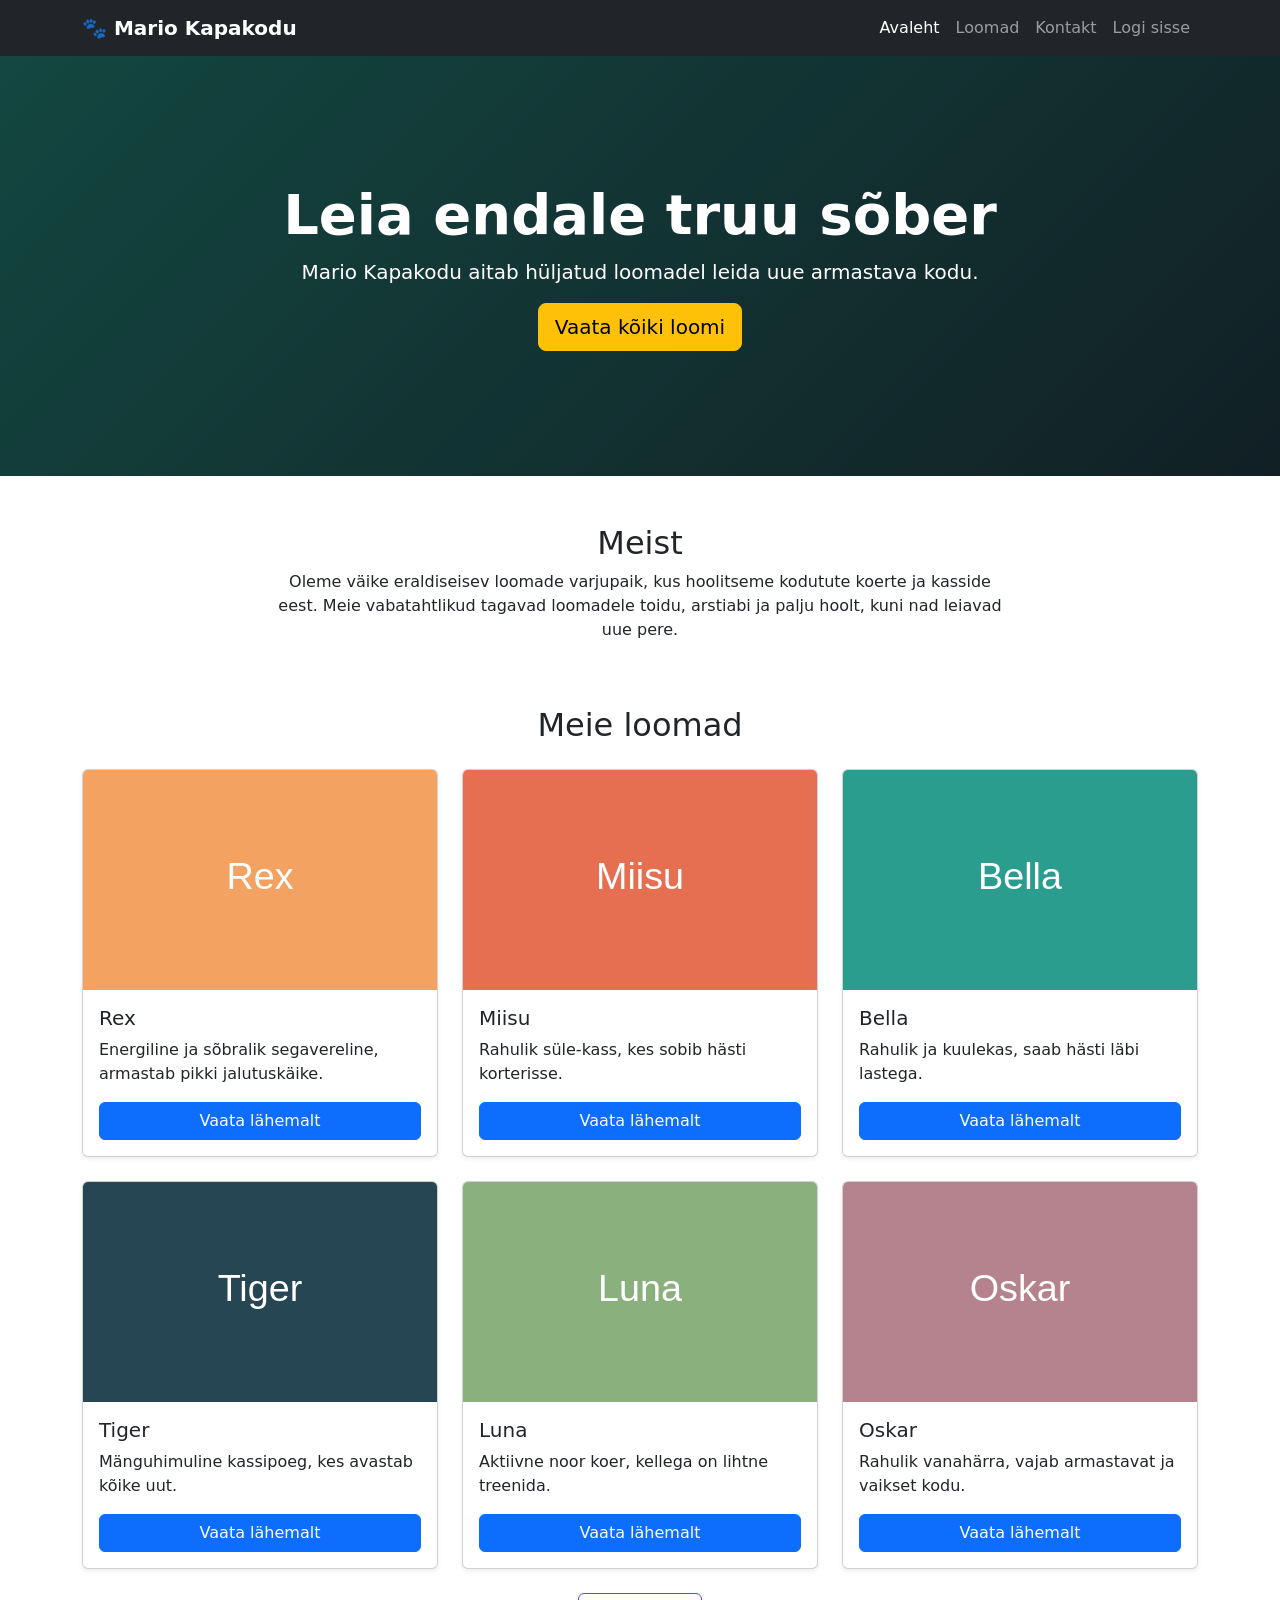
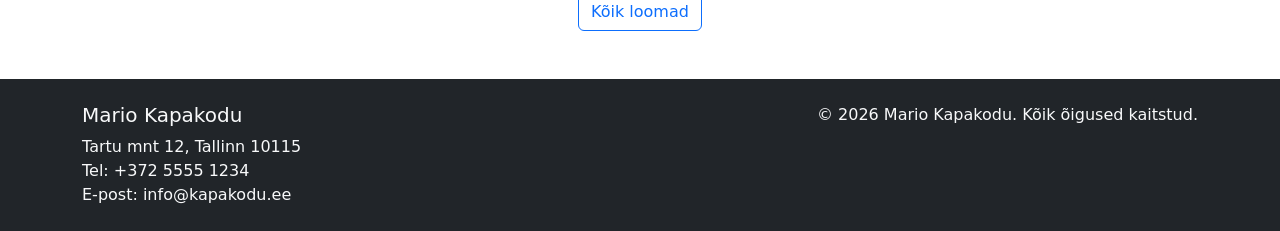
<file: index.html>
<!DOCTYPE html>
<html lang="et">
<head>
  <meta charset="utf-8">
  <meta name="viewport" content="width=device-width, initial-scale=1">
  <title>Avaleht | Mario Kapakodu</title>
  <link href="https://cdn.jsdelivr.net/npm/bootstrap@5.3.3/dist/css/bootstrap.min.css" rel="stylesheet">
  <link href="assets/css/style.css" rel="stylesheet">
</head>
<body class="d-flex flex-column min-vh-100">
  <header>
    <nav class="navbar navbar-expand-lg navbar-dark bg-dark">
      <div class="container">
        <a class="navbar-brand fw-bold" href="index.html">&#128062; Mario Kapakodu</a>
        <button class="navbar-toggler" type="button" data-bs-toggle="collapse" data-bs-target="#mainNav"
                aria-controls="mainNav" aria-expanded="false" aria-label="Ava menüü">
          <span class="navbar-toggler-icon"></span>
        </button>
        <div class="collapse navbar-collapse" id="mainNav">
          <ul class="navbar-nav ms-auto">
          <li class="nav-item"><a class="nav-link active" href="index.html" aria-current="page">Avaleht</a></li>
          <li class="nav-item"><a class="nav-link" href="all_animals.html">Loomad</a></li>
          <li class="nav-item"><a class="nav-link" href="contact.html">Kontakt</a></li>
          <li class="nav-item"><a class="nav-link" href="login.html">Logi sisse</a></li>
          </ul>
        </div>
      </div>
    </nav>
  </header>

  <main class="flex-grow-1">

    <section class="hero text-white text-center d-flex align-items-center">
      <div class="container py-5">
        <h1 class="display-4 fw-bold">Leia endale truu sõber</h1>
        <p class="lead">Mario Kapakodu aitab hüljatud loomadel leida uue armastava kodu.</p>
        <a href="all_animals.html" class="btn btn-warning btn-lg">Vaata kõiki loomi</a>
      </div>
    </section>

    <section class="container my-5">
      <div class="row align-items-center">
        <div class="col-lg-8 mx-auto text-center">
          <h2>Meist</h2>
          <p>Oleme väike eraldiseisev loomade varjupaik, kus hoolitseme kodutute koerte ja kasside eest.
             Meie vabatahtlikud tagavad loomadele toidu, arstiabi ja palju hoolt, kuni nad leiavad uue pere.</p>
        </div>
      </div>
    </section>

    <section class="container">
      <h2 class="text-center mb-4">Meie loomad</h2>
      <div class="row g-4">
      <div class="col-sm-6 col-lg-4">
        <div class="card h-100 shadow-sm">
          <img src="assets/img/animal1.svg" class="card-img-top animal-img" alt="Loom Rex">
          <div class="card-body d-flex flex-column">
            <h3 class="card-title h5">Rex</h3>
            <p class="card-text">Energiline ja sõbralik segavereline, armastab pikki jalutuskäike.</p>
            <a href="animal.html" class="btn btn-primary mt-auto">Vaata lähemalt</a>
          </div>
        </div>
      </div>
      <div class="col-sm-6 col-lg-4">
        <div class="card h-100 shadow-sm">
          <img src="assets/img/animal2.svg" class="card-img-top animal-img" alt="Loom Miisu">
          <div class="card-body d-flex flex-column">
            <h3 class="card-title h5">Miisu</h3>
            <p class="card-text">Rahulik süle-kass, kes sobib hästi korterisse.</p>
            <a href="animal.html" class="btn btn-primary mt-auto">Vaata lähemalt</a>
          </div>
        </div>
      </div>
      <div class="col-sm-6 col-lg-4">
        <div class="card h-100 shadow-sm">
          <img src="assets/img/animal3.svg" class="card-img-top animal-img" alt="Loom Bella">
          <div class="card-body d-flex flex-column">
            <h3 class="card-title h5">Bella</h3>
            <p class="card-text">Rahulik ja kuulekas, saab hästi läbi lastega.</p>
            <a href="animal.html" class="btn btn-primary mt-auto">Vaata lähemalt</a>
          </div>
        </div>
      </div>
      <div class="col-sm-6 col-lg-4">
        <div class="card h-100 shadow-sm">
          <img src="assets/img/animal4.svg" class="card-img-top animal-img" alt="Loom Tiger">
          <div class="card-body d-flex flex-column">
            <h3 class="card-title h5">Tiger</h3>
            <p class="card-text">Mänguhimuline kassipoeg, kes avastab kõike uut.</p>
            <a href="animal.html" class="btn btn-primary mt-auto">Vaata lähemalt</a>
          </div>
        </div>
      </div>
      <div class="col-sm-6 col-lg-4">
        <div class="card h-100 shadow-sm">
          <img src="assets/img/animal5.svg" class="card-img-top animal-img" alt="Loom Luna">
          <div class="card-body d-flex flex-column">
            <h3 class="card-title h5">Luna</h3>
            <p class="card-text">Aktiivne noor koer, kellega on lihtne treenida.</p>
            <a href="animal.html" class="btn btn-primary mt-auto">Vaata lähemalt</a>
          </div>
        </div>
      </div>
      <div class="col-sm-6 col-lg-4">
        <div class="card h-100 shadow-sm">
          <img src="assets/img/animal6.svg" class="card-img-top animal-img" alt="Loom Oskar">
          <div class="card-body d-flex flex-column">
            <h3 class="card-title h5">Oskar</h3>
            <p class="card-text">Rahulik vanahärra, vajab armastavat ja vaikset kodu.</p>
            <a href="animal.html" class="btn btn-primary mt-auto">Vaata lähemalt</a>
          </div>
        </div>
      </div>
      </div>
      <div class="text-center mt-4">
        <a href="all_animals.html" class="btn btn-outline-primary">Kõik loomad</a>
      </div>
    </section>
  </main>

  <footer class="bg-dark text-light mt-5 py-4">
    <div class="container">
      <div class="row gy-3">
        <div class="col-md-6">
          <h2 class="h5">Mario Kapakodu</h2>
          <p class="mb-0">Tartu mnt 12, Tallinn 10115<br>Tel: +372 5555 1234<br>E-post: info@kapakodu.ee</p>
        </div>
        <div class="col-md-6 text-md-end">
          <p class="mb-0">&copy; 2026 Mario Kapakodu. Kõik õigused kaitstud.</p>
        </div>
      </div>
    </div>
  </footer>
  <script src="https://cdn.jsdelivr.net/npm/bootstrap@5.3.3/dist/js/bootstrap.bundle.min.js"></script>
</body>
</html>
</file>
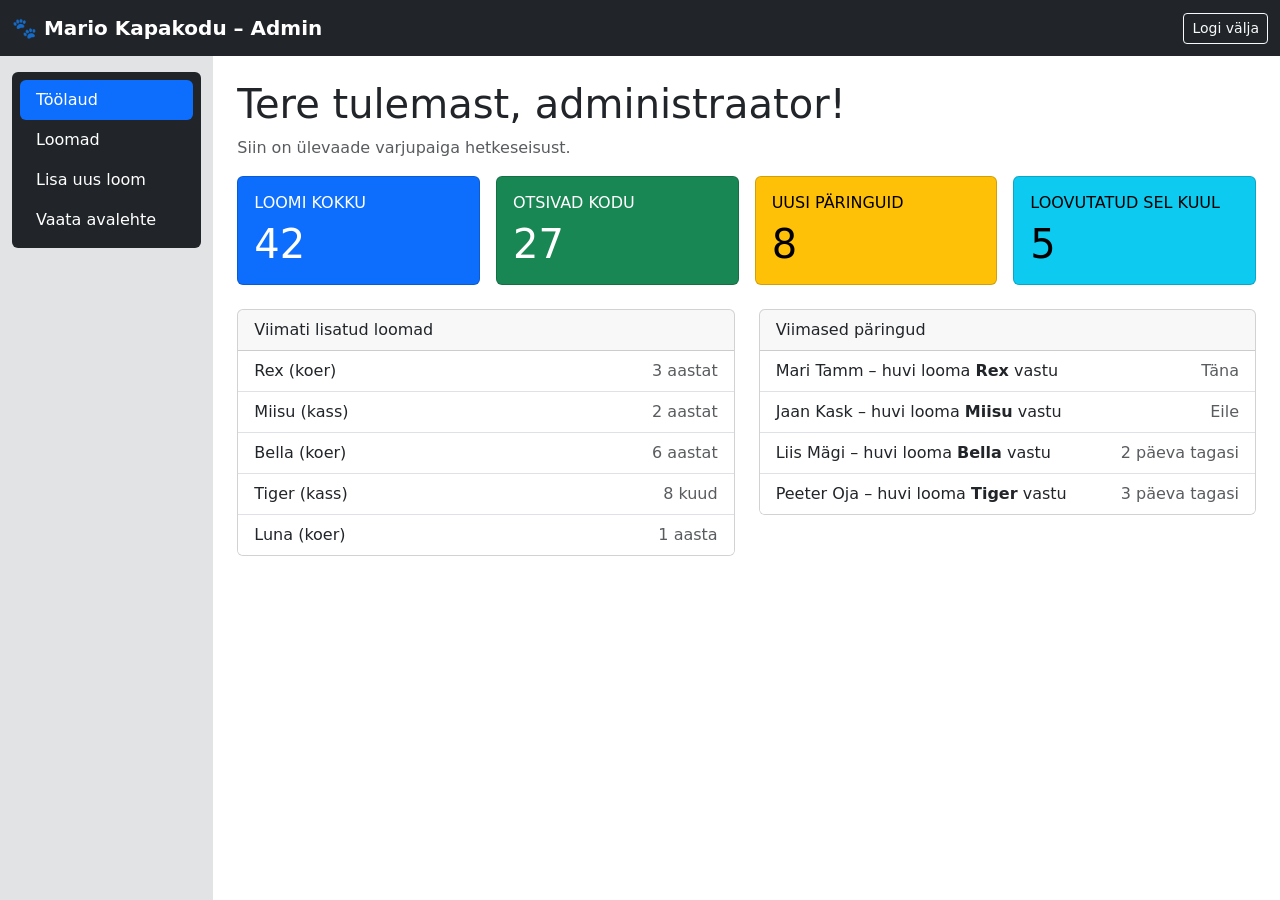
<file: admin/index.html>
<!DOCTYPE html>
<html lang="et">
<head>
  <meta charset="utf-8">
  <meta name="viewport" content="width=device-width, initial-scale=1">
  <title>Töölaud | Admin | Mario Kapakodu</title>
  <link href="https://cdn.jsdelivr.net/npm/bootstrap@5.3.3/dist/css/bootstrap.min.css" rel="stylesheet">
  <link href="../assets/css/style.css" rel="stylesheet">
</head>
<body>
  <header class="navbar navbar-dark bg-dark sticky-top">
    <div class="container-fluid">
      <a class="navbar-brand fw-bold" href="index.html">&#128062; Mario Kapakodu &ndash; Admin</a>
      <a class="btn btn-outline-light btn-sm" href="../login.html">Logi välja</a>
    </div>
  </header>
  <div class="container-fluid">
    <div class="row">
      <aside class="col-md-3 col-lg-2 bg-secondary-subtle py-3 admin-sidebar">
        <ul class="nav nav-pills flex-column bg-dark rounded p-2">
          <li class="nav-item"><a class="nav-link active" href="index.html">Töölaud</a></li>
          <li class="nav-item"><a class="nav-link text-white" href="animals.html">Loomad</a></li>
          <li class="nav-item"><a class="nav-link text-white" href="animal_add.html">Lisa uus loom</a></li>
          <li class="nav-item"><a class="nav-link text-white" href="../index.html">Vaata avalehte</a></li>
        </ul>
      </aside>
      <main class="col-md-9 col-lg-10 py-4 px-md-4">

        <h1>Tere tulemast, administraator!</h1>
        <p class="text-muted">Siin on ülevaade varjupaiga hetkeseisust.</p>
        <div class="row g-3 mb-4">
        <div class="col-sm-6 col-xl-3">
          <div class="card text-bg-primary h-100">
            <div class="card-body">
              <h2 class="h6 text-uppercase">Loomi kokku</h2>
              <p class="display-6 mb-0">42</p>
            </div>
          </div>
        </div>
        <div class="col-sm-6 col-xl-3">
          <div class="card text-bg-success h-100">
            <div class="card-body">
              <h2 class="h6 text-uppercase">Otsivad kodu</h2>
              <p class="display-6 mb-0">27</p>
            </div>
          </div>
        </div>
        <div class="col-sm-6 col-xl-3">
          <div class="card text-bg-warning h-100">
            <div class="card-body">
              <h2 class="h6 text-uppercase">Uusi päringuid</h2>
              <p class="display-6 mb-0">8</p>
            </div>
          </div>
        </div>
        <div class="col-sm-6 col-xl-3">
          <div class="card text-bg-info h-100">
            <div class="card-body">
              <h2 class="h6 text-uppercase">Loovutatud sel kuul</h2>
              <p class="display-6 mb-0">5</p>
            </div>
          </div>
        </div>
        </div>
        <div class="row g-4">
          <div class="col-lg-6">
            <div class="card">
              <div class="card-header">Viimati lisatud loomad</div>
              <ul class="list-group list-group-flush">
            <li class="list-group-item d-flex justify-content-between"><span>Rex (koer)</span><span class="text-muted">3 aastat</span></li>
            <li class="list-group-item d-flex justify-content-between"><span>Miisu (kass)</span><span class="text-muted">2 aastat</span></li>
            <li class="list-group-item d-flex justify-content-between"><span>Bella (koer)</span><span class="text-muted">6 aastat</span></li>
            <li class="list-group-item d-flex justify-content-between"><span>Tiger (kass)</span><span class="text-muted">8 kuud</span></li>
            <li class="list-group-item d-flex justify-content-between"><span>Luna (koer)</span><span class="text-muted">1 aasta</span></li>
              </ul>
            </div>
          </div>
          <div class="col-lg-6">
            <div class="card">
              <div class="card-header">Viimased päringud</div>
              <ul class="list-group list-group-flush">
            <li class="list-group-item d-flex justify-content-between"><span>Mari Tamm &ndash; huvi looma <strong>Rex</strong> vastu</span><span class="text-muted">Täna</span></li>
            <li class="list-group-item d-flex justify-content-between"><span>Jaan Kask &ndash; huvi looma <strong>Miisu</strong> vastu</span><span class="text-muted">Eile</span></li>
            <li class="list-group-item d-flex justify-content-between"><span>Liis Mägi &ndash; huvi looma <strong>Bella</strong> vastu</span><span class="text-muted">2 päeva tagasi</span></li>
            <li class="list-group-item d-flex justify-content-between"><span>Peeter Oja &ndash; huvi looma <strong>Tiger</strong> vastu</span><span class="text-muted">3 päeva tagasi</span></li>
              </ul>
            </div>
          </div>
        </div>
      </main>
    </div>
  </div>
  <script src="https://cdn.jsdelivr.net/npm/bootstrap@5.3.3/dist/js/bootstrap.bundle.min.js"></script>
</body>
</html>
</file>
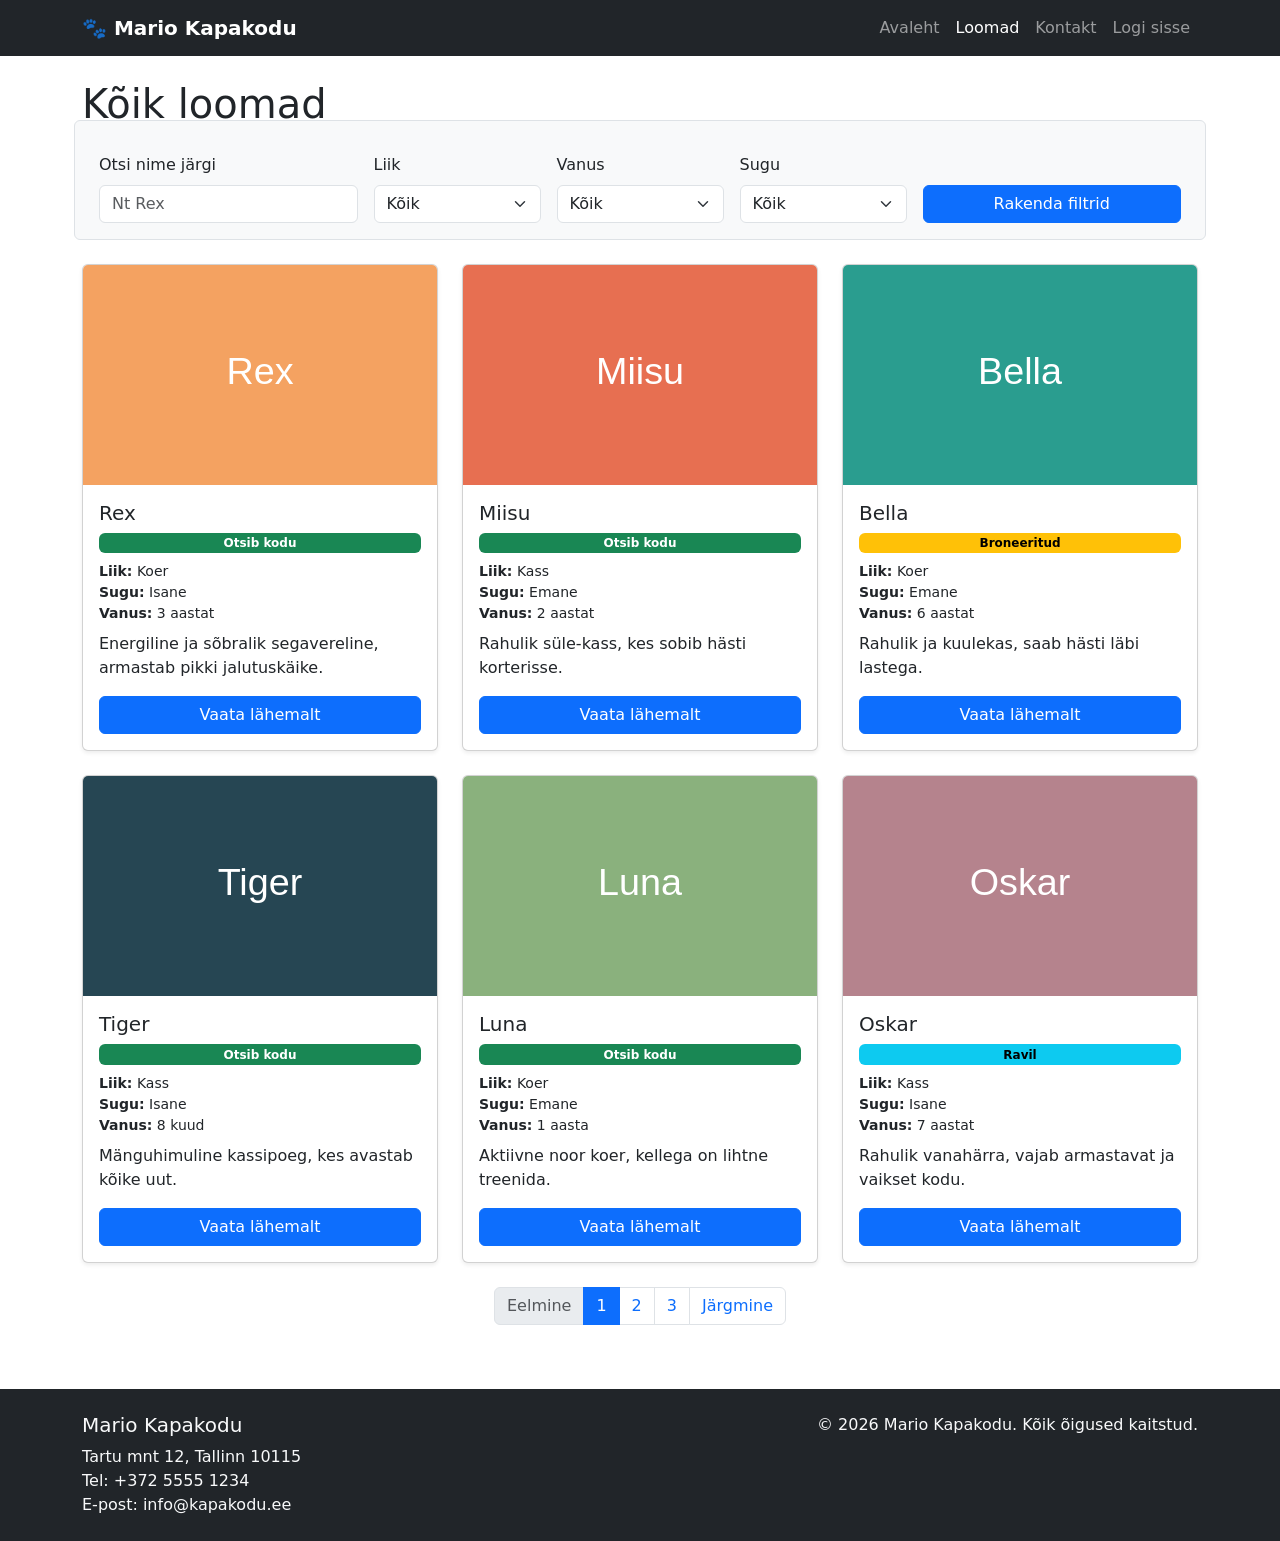
<file: all_animals.html>
<!DOCTYPE html>
<html lang="et">
<head>
  <meta charset="utf-8">
  <meta name="viewport" content="width=device-width, initial-scale=1">
  <title>Kõik loomad | Mario Kapakodu</title>
  <link href="https://cdn.jsdelivr.net/npm/bootstrap@5.3.3/dist/css/bootstrap.min.css" rel="stylesheet">
  <link href="assets/css/style.css" rel="stylesheet">
</head>
<body class="d-flex flex-column min-vh-100">
  <header>
    <nav class="navbar navbar-expand-lg navbar-dark bg-dark">
      <div class="container">
        <a class="navbar-brand fw-bold" href="index.html">&#128062; Mario Kapakodu</a>
        <button class="navbar-toggler" type="button" data-bs-toggle="collapse" data-bs-target="#mainNav"
                aria-controls="mainNav" aria-expanded="false" aria-label="Ava menüü">
          <span class="navbar-toggler-icon"></span>
        </button>
        <div class="collapse navbar-collapse" id="mainNav">
          <ul class="navbar-nav ms-auto">
          <li class="nav-item"><a class="nav-link" href="index.html">Avaleht</a></li>
          <li class="nav-item"><a class="nav-link active" href="all_animals.html" aria-current="page">Loomad</a></li>
          <li class="nav-item"><a class="nav-link" href="contact.html">Kontakt</a></li>
          <li class="nav-item"><a class="nav-link" href="login.html">Logi sisse</a></li>
          </ul>
        </div>
      </div>
    </nav>
  </header>

  <main class="flex-grow-1">

    <div class="container mt-4">
      <h1>Kõik loomad</h1>

      <form class="row g-3 bg-light border rounded p-3 mb-4" action="#" method="get">
        <div class="col-md-12 col-lg-3">
          <label for="search" class="form-label">Otsi nime järgi</label>
          <input type="search" class="form-control" id="search" name="search" placeholder="Nt Rex">
        </div>
        <div class="col-sm-4 col-lg-2">
          <label for="species" class="form-label">Liik</label>
          <select class="form-select" id="species" name="species">
            <option value="">Kõik</option>
            <option value="koer">Koer</option>
            <option value="kass">Kass</option>
          </select>
        </div>
        <div class="col-sm-4 col-lg-2">
          <label for="age" class="form-label">Vanus</label>
          <select class="form-select" id="age" name="age">
            <option value="">Kõik</option>
            <option value="young">Kuni 1 aasta</option>
            <option value="adult">1&ndash;5 aastat</option>
            <option value="senior">Üle 5 aasta</option>
          </select>
        </div>
        <div class="col-sm-4 col-lg-2">
          <label for="sex" class="form-label">Sugu</label>
          <select class="form-select" id="sex" name="sex">
            <option value="">Kõik</option>
            <option value="male">Isane</option>
            <option value="female">Emane</option>
          </select>
        </div>
        <div class="col-lg-3 d-flex align-items-end">
          <button type="submit" class="btn btn-primary w-100">Rakenda filtrid</button>
        </div>
      </form>

      <div class="row g-4 mb-4">
      <div class="col-sm-6 col-lg-4">
        <div class="card h-100 shadow-sm">
          <img src="assets/img/animal1.svg" class="card-img-top animal-img" alt="Loom Rex">
          <div class="card-body d-flex flex-column">
            <h2 class="card-title h5">Rex</h2><span class="badge text-bg-success mb-2">Otsib kodu</span>
          <ul class="list-unstyled small mb-2">
            <li><strong>Liik:</strong> Koer</li>
            <li><strong>Sugu:</strong> Isane</li>
            <li><strong>Vanus:</strong> 3 aastat</li>
          </ul>
            <p class="card-text">Energiline ja sõbralik segavereline, armastab pikki jalutuskäike.</p>
            <a href="animal.html" class="btn btn-primary mt-auto">Vaata lähemalt</a>
          </div>
        </div>
      </div>
      <div class="col-sm-6 col-lg-4">
        <div class="card h-100 shadow-sm">
          <img src="assets/img/animal2.svg" class="card-img-top animal-img" alt="Loom Miisu">
          <div class="card-body d-flex flex-column">
            <h3 class="card-title h5">Miisu</h3><span class="badge text-bg-success mb-2">Otsib kodu</span>
          <ul class="list-unstyled small mb-2">
            <li><strong>Liik:</strong> Kass</li>
            <li><strong>Sugu:</strong> Emane</li>
            <li><strong>Vanus:</strong> 2 aastat</li>
          </ul>
            <p class="card-text">Rahulik süle-kass, kes sobib hästi korterisse.</p>
            <a href="animal.html" class="btn btn-primary mt-auto">Vaata lähemalt</a>
          </div>
        </div>
      </div>
      <div class="col-sm-6 col-lg-4">
        <div class="card h-100 shadow-sm">
          <img src="assets/img/animal3.svg" class="card-img-top animal-img" alt="Loom Bella">
          <div class="card-body d-flex flex-column">
            <h3 class="card-title h5">Bella</h3><span class="badge text-bg-warning mb-2">Broneeritud</span>
          <ul class="list-unstyled small mb-2">
            <li><strong>Liik:</strong> Koer</li>
            <li><strong>Sugu:</strong> Emane</li>
            <li><strong>Vanus:</strong> 6 aastat</li>
          </ul>
            <p class="card-text">Rahulik ja kuulekas, saab hästi läbi lastega.</p>
            <a href="animal.html" class="btn btn-primary mt-auto">Vaata lähemalt</a>
          </div>
        </div>
      </div>
      <div class="col-sm-6 col-lg-4">
        <div class="card h-100 shadow-sm">
          <img src="assets/img/animal4.svg" class="card-img-top animal-img" alt="Loom Tiger">
          <div class="card-body d-flex flex-column">
            <h3 class="card-title h5">Tiger</h3><span class="badge text-bg-success mb-2">Otsib kodu</span>
          <ul class="list-unstyled small mb-2">
            <li><strong>Liik:</strong> Kass</li>
            <li><strong>Sugu:</strong> Isane</li>
            <li><strong>Vanus:</strong> 8 kuud</li>
          </ul>
            <p class="card-text">Mänguhimuline kassipoeg, kes avastab kõike uut.</p>
            <a href="animal.html" class="btn btn-primary mt-auto">Vaata lähemalt</a>
          </div>
        </div>
      </div>
      <div class="col-sm-6 col-lg-4">
        <div class="card h-100 shadow-sm">
          <img src="assets/img/animal5.svg" class="card-img-top animal-img" alt="Loom Luna">
          <div class="card-body d-flex flex-column">
            <h3 class="card-title h5">Luna</h3><span class="badge text-bg-success mb-2">Otsib kodu</span>
          <ul class="list-unstyled small mb-2">
            <li><strong>Liik:</strong> Koer</li>
            <li><strong>Sugu:</strong> Emane</li>
            <li><strong>Vanus:</strong> 1 aasta</li>
          </ul>
            <p class="card-text">Aktiivne noor koer, kellega on lihtne treenida.</p>
            <a href="animal.html" class="btn btn-primary mt-auto">Vaata lähemalt</a>
          </div>
        </div>
      </div>
      <div class="col-sm-6 col-lg-4">
        <div class="card h-100 shadow-sm">
          <img src="assets/img/animal6.svg" class="card-img-top animal-img" alt="Loom Oskar">
          <div class="card-body d-flex flex-column">
            <h3 class="card-title h5">Oskar</h3><span class="badge text-bg-info mb-2">Ravil</span>
          <ul class="list-unstyled small mb-2">
            <li><strong>Liik:</strong> Kass</li>
            <li><strong>Sugu:</strong> Isane</li>
            <li><strong>Vanus:</strong> 7 aastat</li>
          </ul>
            <p class="card-text">Rahulik vanahärra, vajab armastavat ja vaikset kodu.</p>
            <a href="animal.html" class="btn btn-primary mt-auto">Vaata lähemalt</a>
          </div>
        </div>
      </div>
      </div>

    <nav aria-label="Loomade lehekülgede vahetus">
      <ul class="pagination justify-content-center">
        <li class="page-item disabled"><span class="page-link">Eelmine</span></li>
        <li class="page-item active" aria-current="page"><a class="page-link" href="#">1</a></li>
        <li class="page-item"><a class="page-link" href="#">2</a></li>
        <li class="page-item"><a class="page-link" href="#">3</a></li>
        <li class="page-item"><a class="page-link" href="#">Järgmine</a></li>
      </ul>
    </nav>
    </div>
  </main>

  <footer class="bg-dark text-light mt-5 py-4">
    <div class="container">
      <div class="row gy-3">
        <div class="col-md-6">
          <h2 class="h5">Mario Kapakodu</h2>
          <p class="mb-0">Tartu mnt 12, Tallinn 10115<br>Tel: +372 5555 1234<br>E-post: info@kapakodu.ee</p>
        </div>
        <div class="col-md-6 text-md-end">
          <p class="mb-0">&copy; 2026 Mario Kapakodu. Kõik õigused kaitstud.</p>
        </div>
      </div>
    </div>
  </footer>
  <script src="https://cdn.jsdelivr.net/npm/bootstrap@5.3.3/dist/js/bootstrap.bundle.min.js"></script>
</body>
</html>
</file>
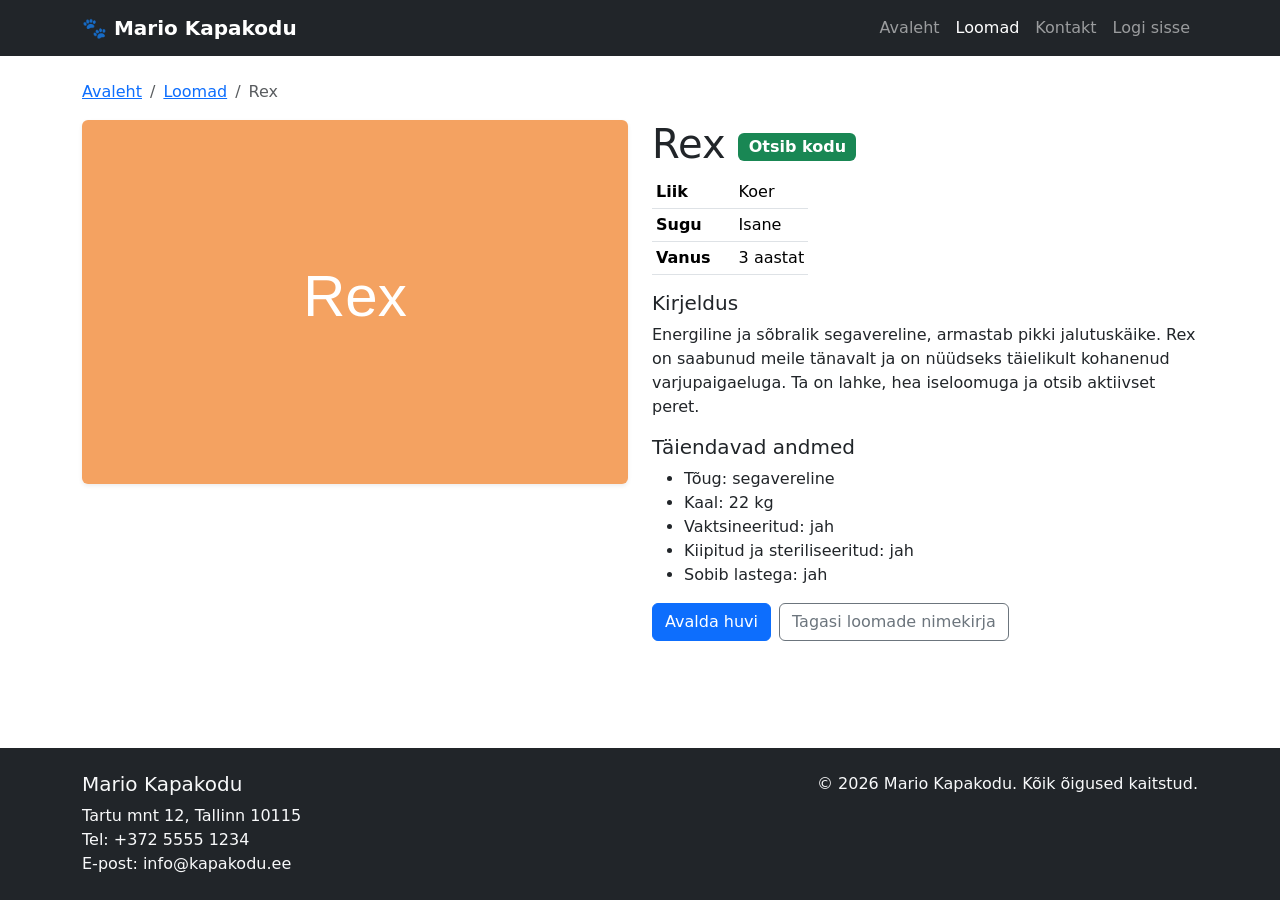
<file: animal.html>
<!DOCTYPE html>
<html lang="et">
<head>
  <meta charset="utf-8">
  <meta name="viewport" content="width=device-width, initial-scale=1">
  <title>Rex | Mario Kapakodu</title>
  <link href="https://cdn.jsdelivr.net/npm/bootstrap@5.3.3/dist/css/bootstrap.min.css" rel="stylesheet">
  <link href="assets/css/style.css" rel="stylesheet">
</head>
<body class="d-flex flex-column min-vh-100">
  <header>
    <nav class="navbar navbar-expand-lg navbar-dark bg-dark">
      <div class="container">
        <a class="navbar-brand fw-bold" href="index.html">&#128062; Mario Kapakodu</a>
        <button class="navbar-toggler" type="button" data-bs-toggle="collapse" data-bs-target="#mainNav"
                aria-controls="mainNav" aria-expanded="false" aria-label="Ava menüü">
          <span class="navbar-toggler-icon"></span>
        </button>
        <div class="collapse navbar-collapse" id="mainNav">
          <ul class="navbar-nav ms-auto">
          <li class="nav-item"><a class="nav-link" href="index.html">Avaleht</a></li>
          <li class="nav-item"><a class="nav-link active" href="all_animals.html" aria-current="page">Loomad</a></li>
          <li class="nav-item"><a class="nav-link" href="contact.html">Kontakt</a></li>
          <li class="nav-item"><a class="nav-link" href="login.html">Logi sisse</a></li>
          </ul>
        </div>
      </div>
    </nav>
  </header>

  <main class="flex-grow-1">

    <div class="container mt-4">
      <nav aria-label="breadcrumb">
        <ol class="breadcrumb">
          <li class="breadcrumb-item"><a href="index.html">Avaleht</a></li>
          <li class="breadcrumb-item"><a href="all_animals.html">Loomad</a></li>
          <li class="breadcrumb-item active" aria-current="page">Rex</li>
        </ol>
      </nav>

      <div class="row g-4">
        <div class="col-md-6">
          <img src="assets/img/animal1.svg" class="img-fluid rounded shadow-sm" alt="Loom Rex">
        </div>
        <div class="col-md-6">
          <h1>Rex <span class="badge text-bg-success fs-6 align-middle">Otsib kodu</span></h1>
          <table class="table table-sm w-auto">
            <tbody>
              <tr><th scope="row" class="pe-4">Liik</th><td>Koer</td></tr>
              <tr><th scope="row" class="pe-4">Sugu</th><td>Isane</td></tr>
              <tr><th scope="row" class="pe-4">Vanus</th><td>3 aastat</td></tr>
            </tbody>
          </table>
          <h2 class="h5">Kirjeldus</h2>
          <p>Energiline ja sõbralik segavereline, armastab pikki jalutuskäike. Rex on saabunud meile tänavalt ja on nüüdseks täielikult kohanenud
             varjupaigaeluga. Ta on lahke, hea iseloomuga ja otsib aktiivset peret.</p>

          <h2 class="h5">Täiendavad andmed</h2>
          <ul>
            <li>Tõug: segavereline</li>
            <li>Kaal: 22 kg</li>
            <li>Vaktsineeritud: jah</li>
            <li>Kiipitud ja steriliseeritud: jah</li>
            <li>Sobib lastega: jah</li>
          </ul>

          <div class="d-flex flex-wrap gap-2">
            <a href="contact.html" class="btn btn-primary">Avalda huvi</a>
            <a href="all_animals.html" class="btn btn-outline-secondary">Tagasi loomade nimekirja</a>
          </div>
        </div>
      </div>
    </div>
  </main>

  <footer class="bg-dark text-light mt-5 py-4">
    <div class="container">
      <div class="row gy-3">
        <div class="col-md-6">
          <h2 class="h5">Mario Kapakodu</h2>
          <p class="mb-0">Tartu mnt 12, Tallinn 10115<br>Tel: +372 5555 1234<br>E-post: info@kapakodu.ee</p>
        </div>
        <div class="col-md-6 text-md-end">
          <p class="mb-0">&copy; 2026 Mario Kapakodu. Kõik õigused kaitstud.</p>
        </div>
      </div>
    </div>
  </footer>
  <script src="https://cdn.jsdelivr.net/npm/bootstrap@5.3.3/dist/js/bootstrap.bundle.min.js"></script>
</body>
</html>
</file>
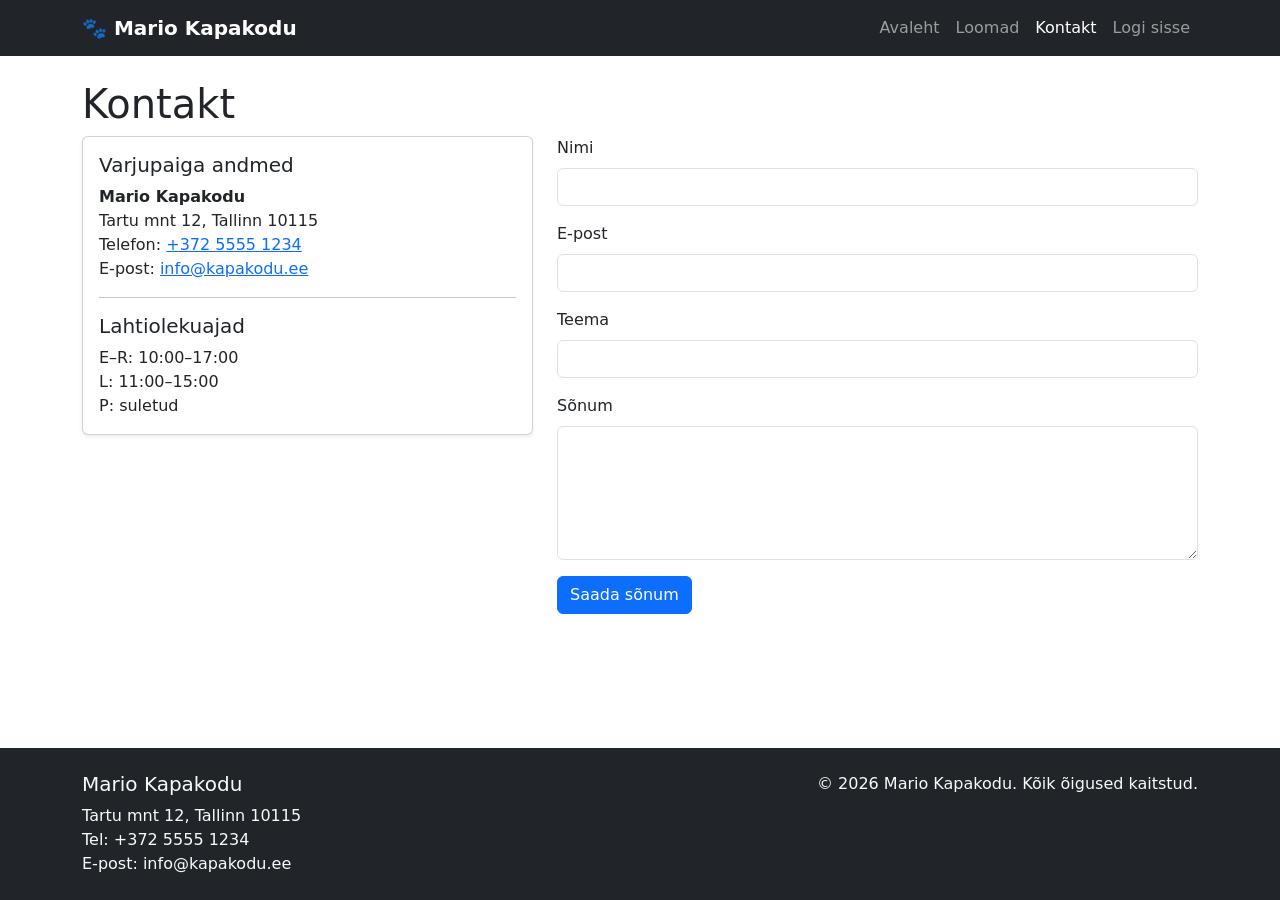
<file: contact.html>
<!DOCTYPE html>
<html lang="et">
<head>
  <meta charset="utf-8">
  <meta name="viewport" content="width=device-width, initial-scale=1">
  <title>Kontakt | Mario Kapakodu</title>
  <link href="https://cdn.jsdelivr.net/npm/bootstrap@5.3.3/dist/css/bootstrap.min.css" rel="stylesheet">
  <link href="assets/css/style.css" rel="stylesheet">
</head>
<body class="d-flex flex-column min-vh-100">
  <header>
    <nav class="navbar navbar-expand-lg navbar-dark bg-dark">
      <div class="container">
        <a class="navbar-brand fw-bold" href="index.html">&#128062; Mario Kapakodu</a>
        <button class="navbar-toggler" type="button" data-bs-toggle="collapse" data-bs-target="#mainNav"
                aria-controls="mainNav" aria-expanded="false" aria-label="Ava menüü">
          <span class="navbar-toggler-icon"></span>
        </button>
        <div class="collapse navbar-collapse" id="mainNav">
          <ul class="navbar-nav ms-auto">
          <li class="nav-item"><a class="nav-link" href="index.html">Avaleht</a></li>
          <li class="nav-item"><a class="nav-link" href="all_animals.html">Loomad</a></li>
          <li class="nav-item"><a class="nav-link active" href="contact.html" aria-current="page">Kontakt</a></li>
          <li class="nav-item"><a class="nav-link" href="login.html">Logi sisse</a></li>
          </ul>
        </div>
      </div>
    </nav>
  </header>

  <main class="flex-grow-1">

    <div class="container mt-4">
      <h1>Kontakt</h1>
      <div class="row g-4">
        <div class="col-md-5">
          <div class="card shadow-sm">
            <div class="card-body">
              <h2 class="h5">Varjupaiga andmed</h2>
              <address class="mb-0">
                <strong>Mario Kapakodu</strong><br>
                Tartu mnt 12, Tallinn 10115<br>
                Telefon: <a href="tel:+37255551234">+372 5555 1234</a><br>
                E-post: <a href="mailto:info@kapakodu.ee">info@kapakodu.ee</a>
              </address>
              <hr>
              <h2 class="h5">Lahtiolekuajad</h2>
              <p class="mb-0">E&ndash;R: 10:00&ndash;17:00<br>L: 11:00&ndash;15:00<br>P: suletud</p>
            </div>
          </div>
        </div>
        <div class="col-md-7">
          <form action="#" method="post">
            <div class="mb-3">
              <label for="name" class="form-label">Nimi</label>
              <input type="text" class="form-control" id="name" name="name" required>
            </div>
            <div class="mb-3">
              <label for="email" class="form-label">E-post</label>
              <input type="email" class="form-control" id="email" name="email" required>
            </div>
            <div class="mb-3">
              <label for="subject" class="form-label">Teema</label>
              <input type="text" class="form-control" id="subject" name="subject" required>
            </div>
            <div class="mb-3">
              <label for="message" class="form-label">Sõnum</label>
              <textarea class="form-control" id="message" name="message" rows="5" required></textarea>
            </div>
            <button type="submit" class="btn btn-primary">Saada sõnum</button>
          </form>
        </div>
      </div>
    </div>
  </main>

  <footer class="bg-dark text-light mt-5 py-4">
    <div class="container">
      <div class="row gy-3">
        <div class="col-md-6">
          <h2 class="h5">Mario Kapakodu</h2>
          <p class="mb-0">Tartu mnt 12, Tallinn 10115<br>Tel: +372 5555 1234<br>E-post: info@kapakodu.ee</p>
        </div>
        <div class="col-md-6 text-md-end">
          <p class="mb-0">&copy; 2026 Mario Kapakodu. Kõik õigused kaitstud.</p>
        </div>
      </div>
    </div>
  </footer>
  <script src="https://cdn.jsdelivr.net/npm/bootstrap@5.3.3/dist/js/bootstrap.bundle.min.js"></script>
</body>
</html>
</file>
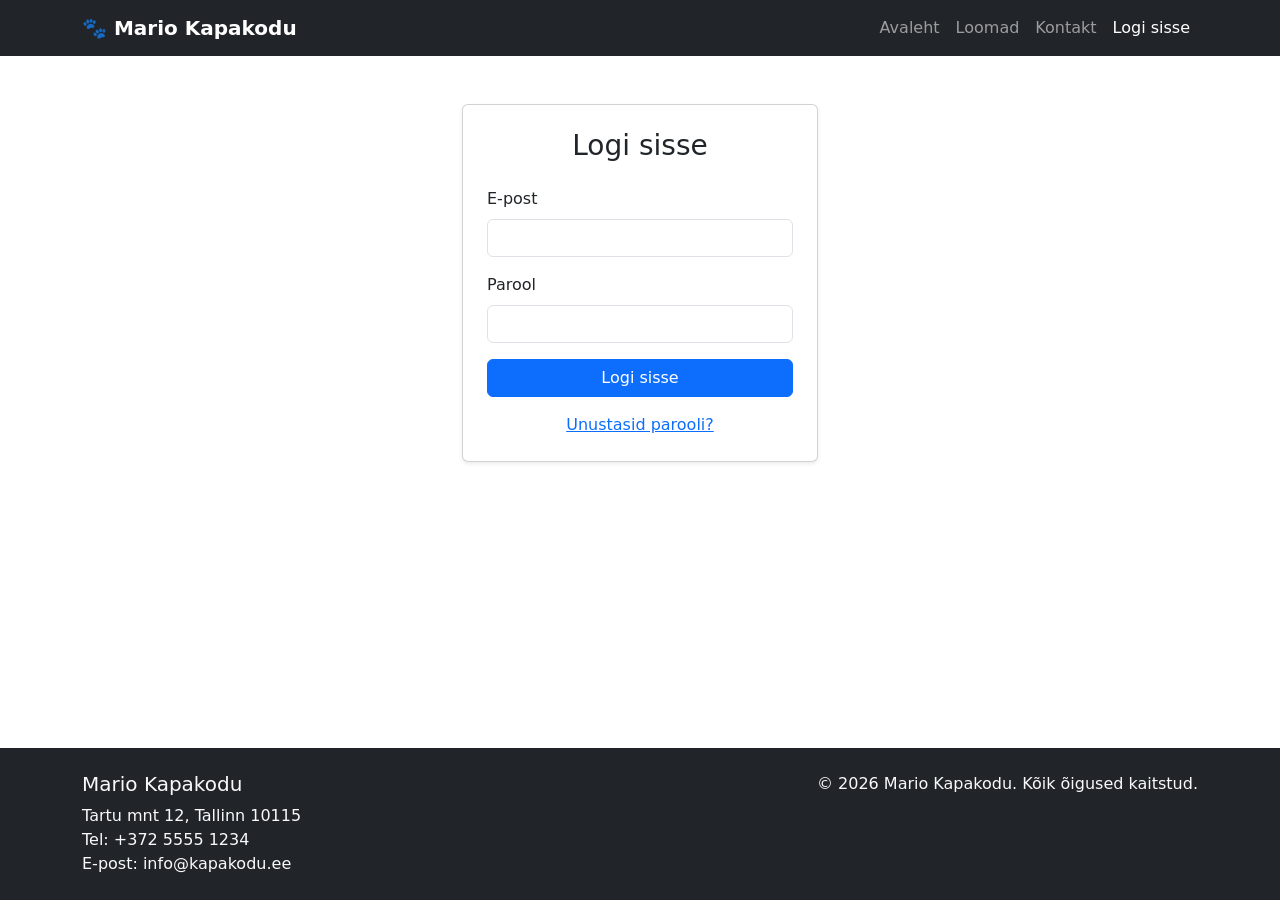
<file: login.html>
<!DOCTYPE html>
<html lang="et">
<head>
  <meta charset="utf-8">
  <meta name="viewport" content="width=device-width, initial-scale=1">
  <title>Sisselogimine | Mario Kapakodu</title>
  <link href="https://cdn.jsdelivr.net/npm/bootstrap@5.3.3/dist/css/bootstrap.min.css" rel="stylesheet">
  <link href="assets/css/style.css" rel="stylesheet">
</head>
<body class="d-flex flex-column min-vh-100">
  <header>
    <nav class="navbar navbar-expand-lg navbar-dark bg-dark">
      <div class="container">
        <a class="navbar-brand fw-bold" href="index.html">&#128062; Mario Kapakodu</a>
        <button class="navbar-toggler" type="button" data-bs-toggle="collapse" data-bs-target="#mainNav"
                aria-controls="mainNav" aria-expanded="false" aria-label="Ava menüü">
          <span class="navbar-toggler-icon"></span>
        </button>
        <div class="collapse navbar-collapse" id="mainNav">
          <ul class="navbar-nav ms-auto">
          <li class="nav-item"><a class="nav-link" href="index.html">Avaleht</a></li>
          <li class="nav-item"><a class="nav-link" href="all_animals.html">Loomad</a></li>
          <li class="nav-item"><a class="nav-link" href="contact.html">Kontakt</a></li>
          <li class="nav-item"><a class="nav-link active" href="login.html" aria-current="page">Logi sisse</a></li>
          </ul>
        </div>
      </div>
    </nav>
  </header>

  <main class="flex-grow-1">

    <div class="container mt-5">
      <div class="row justify-content-center">
        <div class="col-md-6 col-lg-4">
          <div class="card shadow-sm">
            <div class="card-body p-4">
              <h1 class="h3 text-center mb-4">Logi sisse</h1>
              <form action="admin/index.html" method="post">
                <div class="mb-3">
                  <label for="email" class="form-label">E-post</label>
                  <input type="email" class="form-control" id="email" name="email" required>
                </div>
                <div class="mb-3">
                  <label for="password" class="form-label">Parool</label>
                  <input type="password" class="form-control" id="password" name="password" required>
                </div>
                <button type="submit" class="btn btn-primary w-100">Logi sisse</button>
              </form>
              <p class="text-center mt-3 mb-0"><a href="#">Unustasid parooli?</a></p>
            </div>
          </div>
        </div>
      </div>
    </div>
  </main>

  <footer class="bg-dark text-light mt-5 py-4">
    <div class="container">
      <div class="row gy-3">
        <div class="col-md-6">
          <h2 class="h5">Mario Kapakodu</h2>
          <p class="mb-0">Tartu mnt 12, Tallinn 10115<br>Tel: +372 5555 1234<br>E-post: info@kapakodu.ee</p>
        </div>
        <div class="col-md-6 text-md-end">
          <p class="mb-0">&copy; 2026 Mario Kapakodu. Kõik õigused kaitstud.</p>
        </div>
      </div>
    </div>
  </footer>
  <script src="https://cdn.jsdelivr.net/npm/bootstrap@5.3.3/dist/js/bootstrap.bundle.min.js"></script>
</body>
</html>
</file>
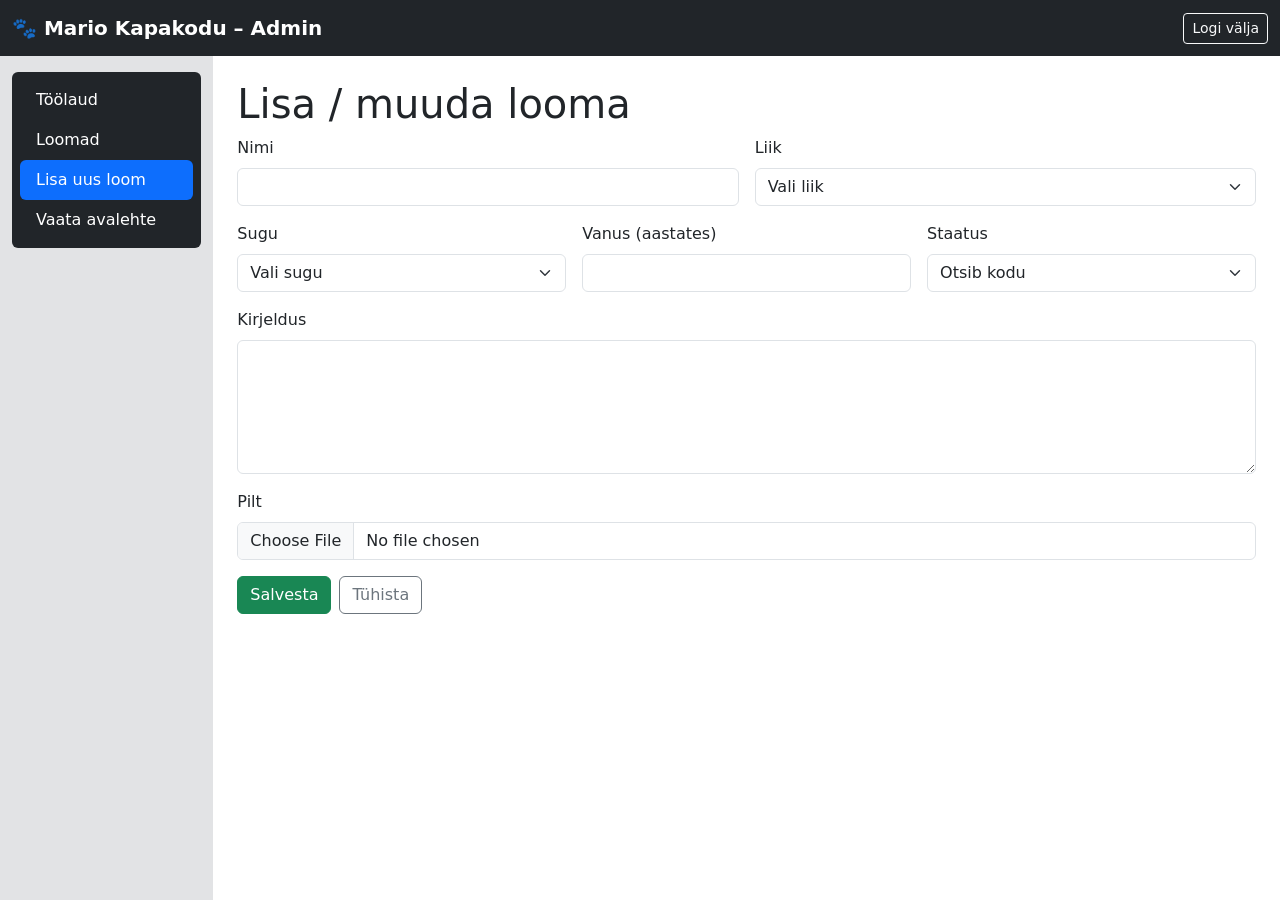
<file: admin/animal_add.html>
<!DOCTYPE html>
<html lang="et">
<head>
  <meta charset="utf-8">
  <meta name="viewport" content="width=device-width, initial-scale=1">
  <title>Lisa loom | Admin | Mario Kapakodu</title>
  <link href="https://cdn.jsdelivr.net/npm/bootstrap@5.3.3/dist/css/bootstrap.min.css" rel="stylesheet">
  <link href="../assets/css/style.css" rel="stylesheet">
</head>
<body>
  <header class="navbar navbar-dark bg-dark sticky-top">
    <div class="container-fluid">
      <a class="navbar-brand fw-bold" href="index.html">&#128062; Mario Kapakodu &ndash; Admin</a>
      <a class="btn btn-outline-light btn-sm" href="../login.html">Logi välja</a>
    </div>
  </header>
  <div class="container-fluid">
    <div class="row">
      <aside class="col-md-3 col-lg-2 bg-secondary-subtle py-3 admin-sidebar">
        <ul class="nav nav-pills flex-column bg-dark rounded p-2">
          <li class="nav-item"><a class="nav-link text-white" href="index.html">Töölaud</a></li>
          <li class="nav-item"><a class="nav-link text-white" href="animals.html">Loomad</a></li>
          <li class="nav-item"><a class="nav-link active" href="animal_add.html">Lisa uus loom</a></li>
          <li class="nav-item"><a class="nav-link text-white" href="../index.html">Vaata avalehte</a></li>
        </ul>
      </aside>
      <main class="col-md-9 col-lg-10 py-4 px-md-4">

        <h1>Lisa / muuda looma</h1>
        <form action="#" method="post" enctype="multipart/form-data" class="row g-3">
          <div class="col-md-6">
            <label for="name" class="form-label">Nimi</label>
            <input type="text" class="form-control" id="name" name="name" required>
          </div>
          <div class="col-md-6">
            <label for="species" class="form-label">Liik</label>
            <select class="form-select" id="species" name="species" required>
              <option value="">Vali liik</option>
              <option>Koer</option>
              <option>Kass</option>
              <option>Muu</option>
            </select>
          </div>
          <div class="col-md-4">
            <label for="sex" class="form-label">Sugu</label>
            <select class="form-select" id="sex" name="sex" required>
              <option value="">Vali sugu</option>
              <option>Isane</option>
              <option>Emane</option>
            </select>
          </div>
          <div class="col-md-4">
            <label for="age" class="form-label">Vanus (aastates)</label>
            <input type="number" class="form-control" id="age" name="age" min="0" max="30" step="0.5">
          </div>
          <div class="col-md-4">
            <label for="status" class="form-label">Staatus</label>
            <select class="form-select" id="status" name="status">
              <option>Otsib kodu</option>
              <option>Broneeritud</option>
              <option>Ravil</option>
            </select>
          </div>
          <div class="col-12">
            <label for="description" class="form-label">Kirjeldus</label>
            <textarea class="form-control" id="description" name="description" rows="5"></textarea>
          </div>
          <div class="col-12">
            <label for="image" class="form-label">Pilt</label>
            <input type="file" class="form-control" id="image" name="image" accept="image/*">
          </div>
          <div class="col-12 d-flex gap-2">
            <button type="submit" class="btn btn-success">Salvesta</button>
            <a href="animals.html" class="btn btn-outline-secondary">Tühista</a>
          </div>
        </form>
      </main>
    </div>
  </div>
  <script src="https://cdn.jsdelivr.net/npm/bootstrap@5.3.3/dist/js/bootstrap.bundle.min.js"></script>
</body>
</html>
</file>
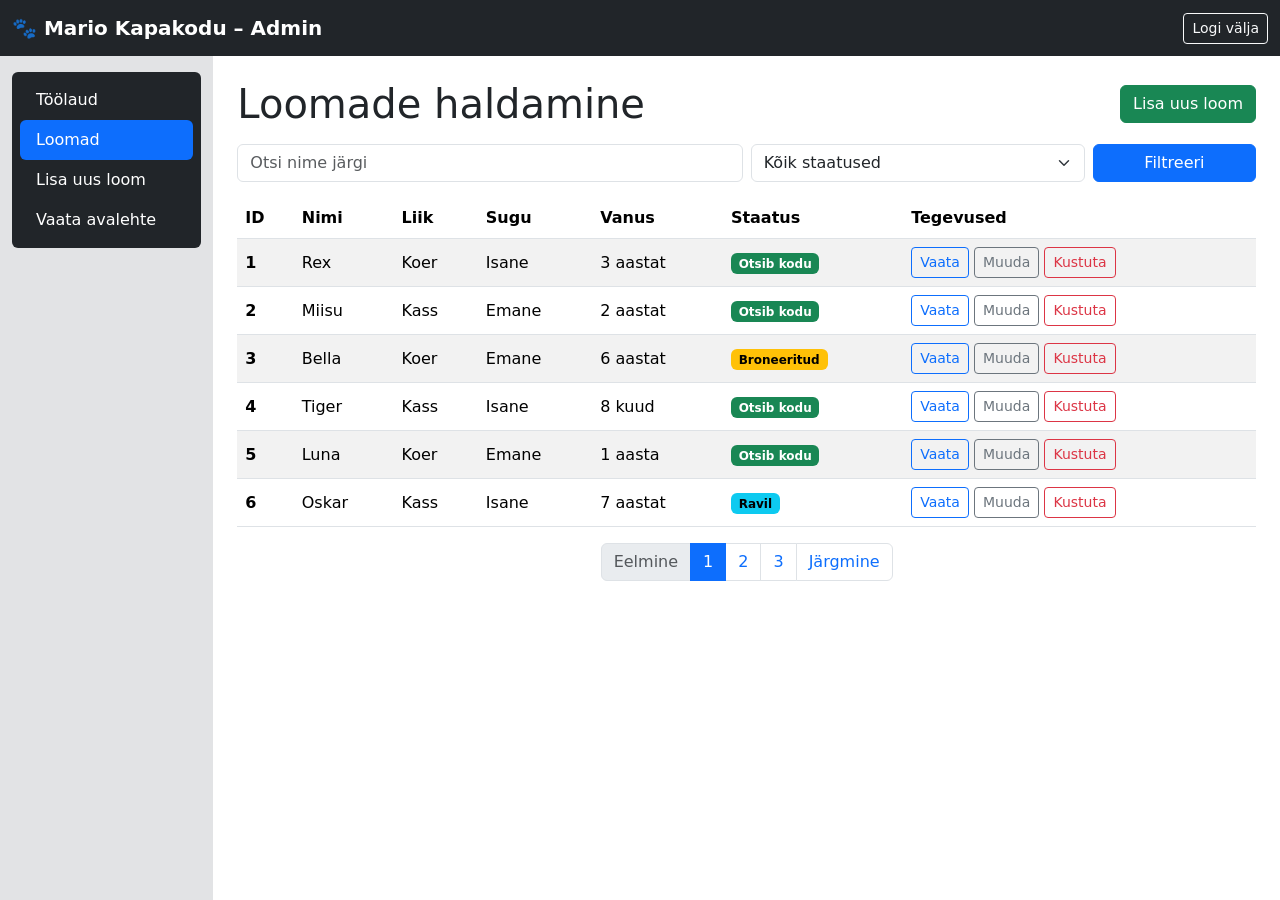
<file: admin/animals.html>
<!DOCTYPE html>
<html lang="et">
<head>
  <meta charset="utf-8">
  <meta name="viewport" content="width=device-width, initial-scale=1">
  <title>Loomade haldamine | Admin | Mario Kapakodu</title>
  <link href="https://cdn.jsdelivr.net/npm/bootstrap@5.3.3/dist/css/bootstrap.min.css" rel="stylesheet">
  <link href="../assets/css/style.css" rel="stylesheet">
</head>
<body>
  <header class="navbar navbar-dark bg-dark sticky-top">
    <div class="container-fluid">
      <a class="navbar-brand fw-bold" href="index.html">&#128062; Mario Kapakodu &ndash; Admin</a>
      <a class="btn btn-outline-light btn-sm" href="../login.html">Logi välja</a>
    </div>
  </header>
  <div class="container-fluid">
    <div class="row">
      <aside class="col-md-3 col-lg-2 bg-secondary-subtle py-3 admin-sidebar">
        <ul class="nav nav-pills flex-column bg-dark rounded p-2">
          <li class="nav-item"><a class="nav-link text-white" href="index.html">Töölaud</a></li>
          <li class="nav-item"><a class="nav-link active" href="animals.html">Loomad</a></li>
          <li class="nav-item"><a class="nav-link text-white" href="animal_add.html">Lisa uus loom</a></li>
          <li class="nav-item"><a class="nav-link text-white" href="../index.html">Vaata avalehte</a></li>
        </ul>
      </aside>
      <main class="col-md-9 col-lg-10 py-4 px-md-4">

        <div class="d-flex flex-wrap justify-content-between align-items-center mb-3 gap-2">
          <h1 class="mb-0">Loomade haldamine</h1>
          <a href="animal_add.html" class="btn btn-success">Lisa uus loom</a>
        </div>

        <form class="row g-2 mb-3" action="#" method="get">
          <div class="col-md-6">
            <label for="search" class="visually-hidden">Otsi</label>
            <input type="search" class="form-control" id="search" name="search" placeholder="Otsi nime järgi">
          </div>
          <div class="col-md-4">
            <label for="status" class="visually-hidden">Staatus</label>
            <select class="form-select" id="status" name="status">
              <option value="">Kõik staatused</option>
              <option>Otsib kodu</option>
              <option>Broneeritud</option>
              <option>Ravil</option>
            </select>
          </div>
          <div class="col-md-2">
            <button type="submit" class="btn btn-primary w-100">Filtreeri</button>
          </div>
        </form>

        <div class="table-responsive">
          <table class="table table-striped table-hover align-middle">
            <thead>
              <tr><th scope="col">ID</th><th scope="col">Nimi</th><th scope="col">Liik</th>
                  <th scope="col">Sugu</th><th scope="col">Vanus</th><th scope="col">Staatus</th>
                  <th scope="col">Tegevused</th></tr>
            </thead>
            <tbody>
            <tr>
              <th scope="row">1</th>
              <td>Rex</td>
              <td>Koer</td>
              <td>Isane</td>
              <td>3 aastat</td>
              <td><span class="badge text-bg-success">Otsib kodu</span></td>
              <td class="text-nowrap">
                <a href="../animal.html" class="btn btn-sm btn-outline-primary">Vaata</a>
                <a href="animal_add.html" class="btn btn-sm btn-outline-secondary">Muuda</a>
                <button type="button" class="btn btn-sm btn-outline-danger">Kustuta</button>
              </td>
            </tr>
            <tr>
              <th scope="row">2</th>
              <td>Miisu</td>
              <td>Kass</td>
              <td>Emane</td>
              <td>2 aastat</td>
              <td><span class="badge text-bg-success">Otsib kodu</span></td>
              <td class="text-nowrap">
                <a href="../animal.html" class="btn btn-sm btn-outline-primary">Vaata</a>
                <a href="animal_add.html" class="btn btn-sm btn-outline-secondary">Muuda</a>
                <button type="button" class="btn btn-sm btn-outline-danger">Kustuta</button>
              </td>
            </tr>
            <tr>
              <th scope="row">3</th>
              <td>Bella</td>
              <td>Koer</td>
              <td>Emane</td>
              <td>6 aastat</td>
              <td><span class="badge text-bg-warning">Broneeritud</span></td>
              <td class="text-nowrap">
                <a href="../animal.html" class="btn btn-sm btn-outline-primary">Vaata</a>
                <a href="animal_add.html" class="btn btn-sm btn-outline-secondary">Muuda</a>
                <button type="button" class="btn btn-sm btn-outline-danger">Kustuta</button>
              </td>
            </tr>
            <tr>
              <th scope="row">4</th>
              <td>Tiger</td>
              <td>Kass</td>
              <td>Isane</td>
              <td>8 kuud</td>
              <td><span class="badge text-bg-success">Otsib kodu</span></td>
              <td class="text-nowrap">
                <a href="../animal.html" class="btn btn-sm btn-outline-primary">Vaata</a>
                <a href="animal_add.html" class="btn btn-sm btn-outline-secondary">Muuda</a>
                <button type="button" class="btn btn-sm btn-outline-danger">Kustuta</button>
              </td>
            </tr>
            <tr>
              <th scope="row">5</th>
              <td>Luna</td>
              <td>Koer</td>
              <td>Emane</td>
              <td>1 aasta</td>
              <td><span class="badge text-bg-success">Otsib kodu</span></td>
              <td class="text-nowrap">
                <a href="../animal.html" class="btn btn-sm btn-outline-primary">Vaata</a>
                <a href="animal_add.html" class="btn btn-sm btn-outline-secondary">Muuda</a>
                <button type="button" class="btn btn-sm btn-outline-danger">Kustuta</button>
              </td>
            </tr>
            <tr>
              <th scope="row">6</th>
              <td>Oskar</td>
              <td>Kass</td>
              <td>Isane</td>
              <td>7 aastat</td>
              <td><span class="badge text-bg-info">Ravil</span></td>
              <td class="text-nowrap">
                <a href="../animal.html" class="btn btn-sm btn-outline-primary">Vaata</a>
                <a href="animal_add.html" class="btn btn-sm btn-outline-secondary">Muuda</a>
                <button type="button" class="btn btn-sm btn-outline-danger">Kustuta</button>
              </td>
            </tr>
            </tbody>
          </table>
        </div>

    <nav aria-label="Loomade tabeli lehekülgede vahetus">
      <ul class="pagination justify-content-center">
        <li class="page-item disabled"><span class="page-link">Eelmine</span></li>
        <li class="page-item active" aria-current="page"><a class="page-link" href="#">1</a></li>
        <li class="page-item"><a class="page-link" href="#">2</a></li>
        <li class="page-item"><a class="page-link" href="#">3</a></li>
        <li class="page-item"><a class="page-link" href="#">Järgmine</a></li>
      </ul>
    </nav>
      </main>
    </div>
  </div>
  <script src="https://cdn.jsdelivr.net/npm/bootstrap@5.3.3/dist/js/bootstrap.bundle.min.js"></script>
</body>
</html>
</file>
<file: assets/css/style.css>
.hero {
  min-height: 420px;
  background: linear-gradient(rgba(0, 0, 0, .55), rgba(0, 0, 0, .55)),
              linear-gradient(135deg, #2a9d8f, #264653);
}
.animal-img {
  height: 220px;
  object-fit: cover;
}
.admin-sidebar {
  min-height: calc(100vh - 56px);
}
</file>
